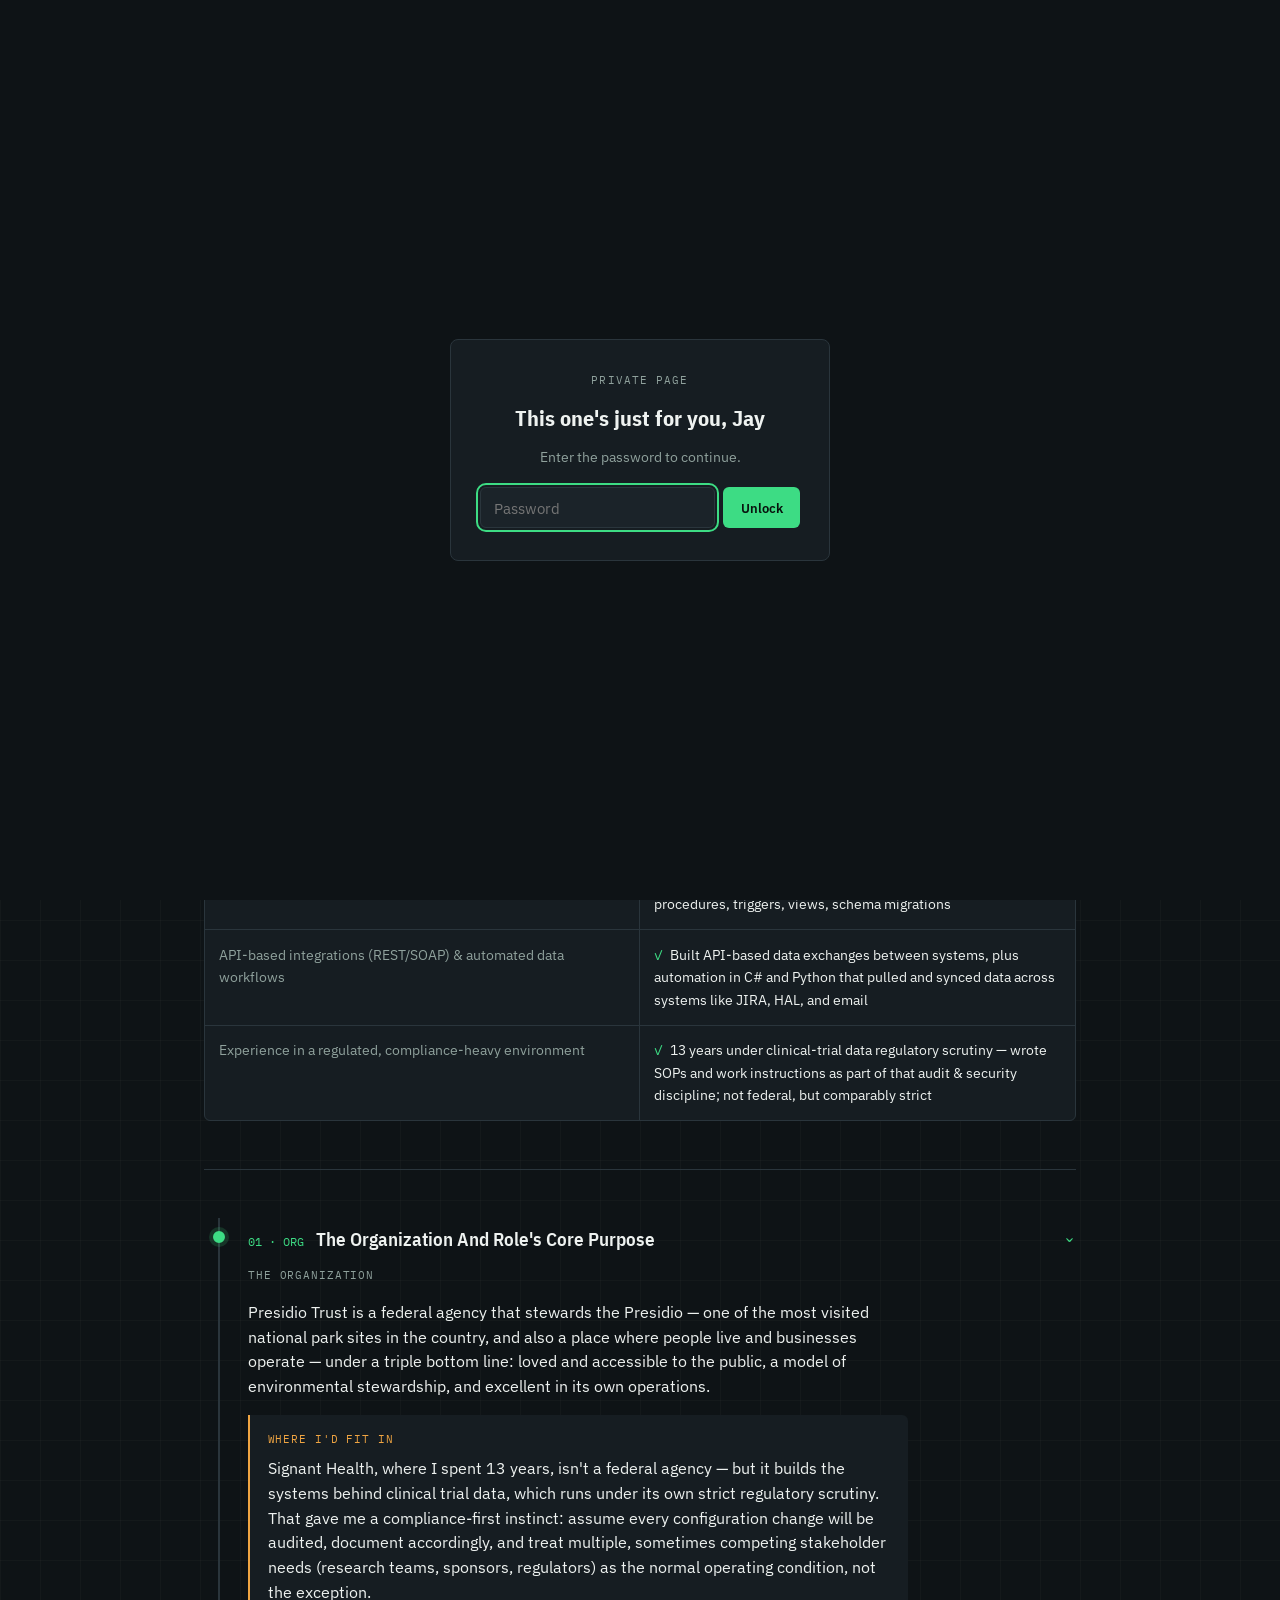
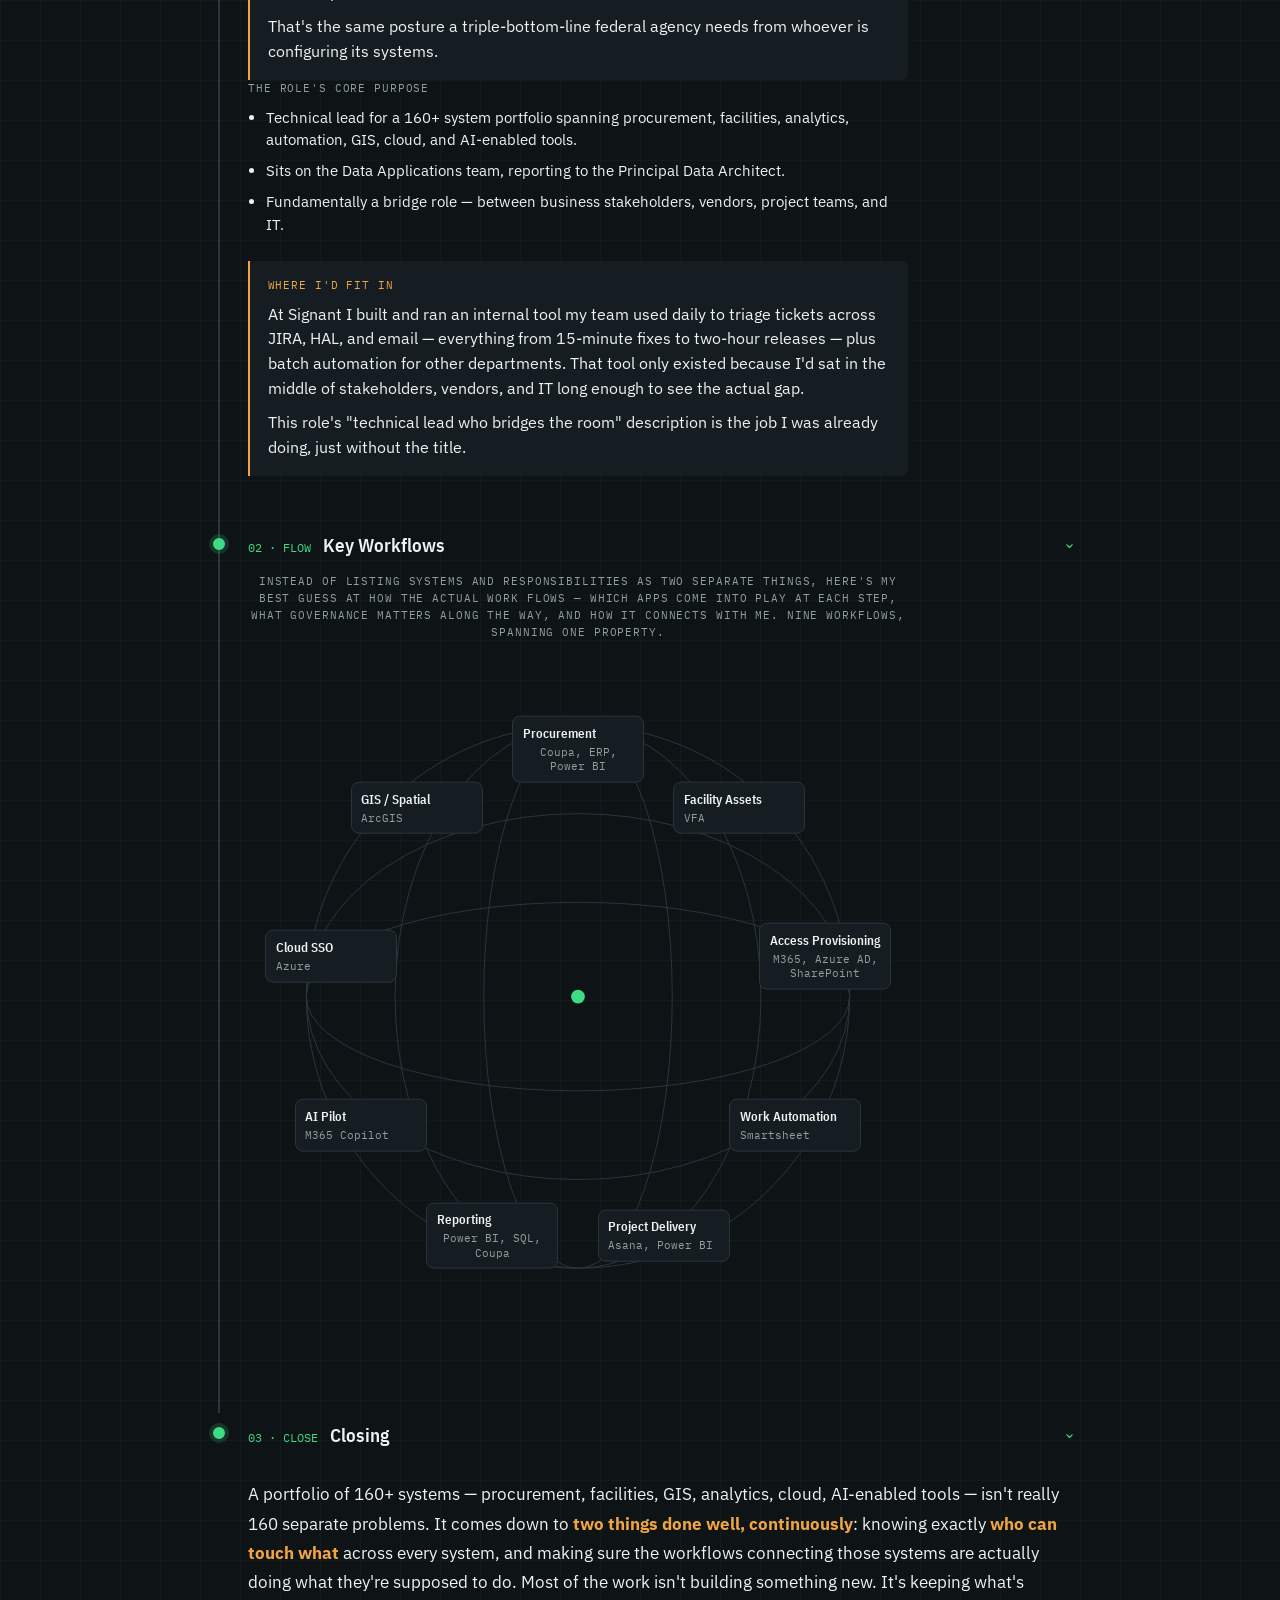
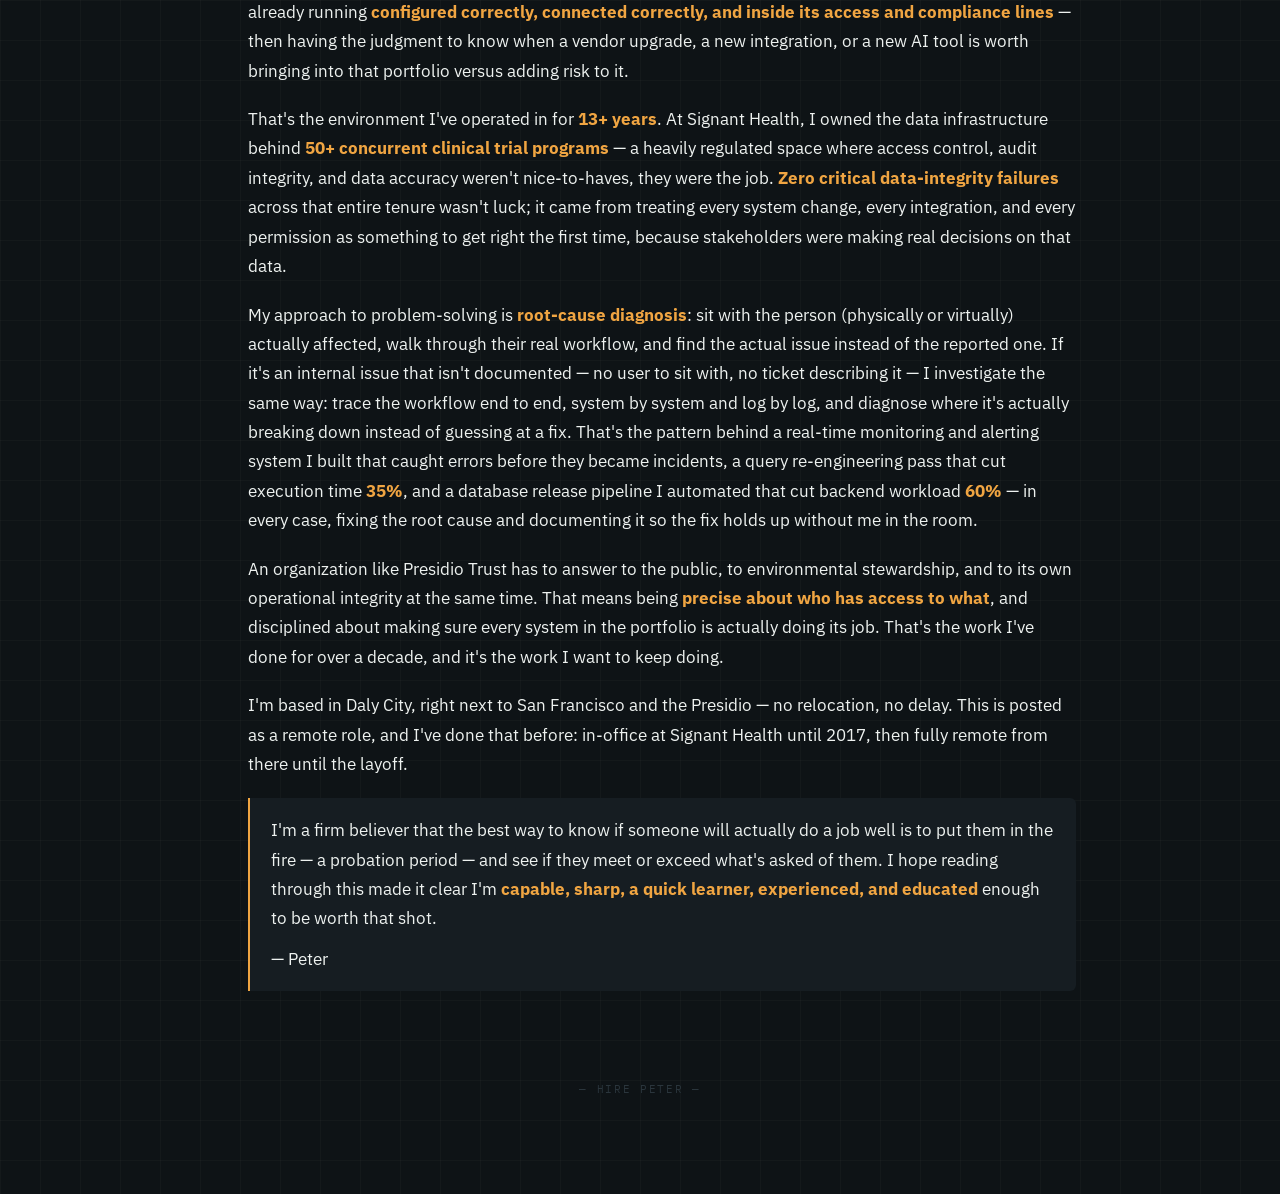
<file: demos/presidio-trust.html>
<!DOCTYPE html>
<html lang="en">
<head>
<meta charset="UTF-8" />
<meta name="viewport" content="width=device-width, initial-scale=1.0" />
<title>Peter Lee | Enterprise Applications Engineer — Presidio Trust</title>
<meta name="description" content="Peter Lee's candidate showcase for the Enterprise Applications Engineer role at Presidio Trust." />
<link rel="icon" type="image/svg+xml" href="/logo.svg" />
<link rel="preconnect" href="https://fonts.googleapis.com">
<link rel="preconnect" href="https://fonts.gstatic.com" crossorigin>
<link href="https://fonts.googleapis.com/css2?family=IBM+Plex+Mono:wght@400;500;600&family=IBM+Plex+Sans:wght@400;500;600&family=IBM+Plex+Sans+Condensed:wght@600;700&display=swap" rel="stylesheet">
<style>
  :root{
    --bg:      #0e1316;
    --panel:   #161d22;
    --panel-2: #1b2329;
    --line:    #2a353c;
    --ink:     #eef2f0;
    --muted:   #8fa19c;
    --signal:  #3ddc84;
    --amber:   #f0a542;
    --font-display: 'IBM Plex Sans Condensed', sans-serif;
    --font-body:    'IBM Plex Sans', sans-serif;
    --font-mono:    'IBM Plex Mono', monospace;
  }

  *,*::before,*::after{ box-sizing:border-box; }
  html{ scroll-behavior:smooth; }
  body{
    margin:0;
    background:var(--bg);
    color:var(--ink);
    font-family:var(--font-body);
    line-height:1.55;
    -webkit-font-smoothing:antialiased;
    padding:0 0 6rem;
  }

  /* faint dashboard grid texture on the canvas */
  body{
    background-image:
      linear-gradient(rgba(255,255,255,.025) 1px, transparent 1px),
      linear-gradient(90deg, rgba(255,255,255,.025) 1px, transparent 1px);
    background-size: 40px 40px;
  }

  a{ color:var(--signal); }
  ::selection{ background:var(--signal); color:#08120d; }

  :focus-visible{
    outline: 2px solid var(--signal);
    outline-offset: 3px;
  }

  /* ── password gate (courtesy gate, not real security — see script comment) ── */
  #pw-gate{
    position:fixed; inset:0; z-index:9999;
    background:var(--bg);
    display:flex; align-items:center; justify-content:center;
    padding:1.5rem;
  }
  #pw-gate.is-unlocked{ display:none; }
  .pw-gate-box{
    max-width:380px; width:100%;
    background:var(--panel);
    border:1px solid var(--line);
    border-radius:8px;
    padding:2rem 1.8rem;
    text-align:center;
  }
  .pw-gate-label{
    font-family:var(--font-mono); font-size:11px; letter-spacing:.1em; text-transform:uppercase;
    color:var(--muted); margin-bottom:.8rem;
  }
  .pw-gate-box h2{
    font-family:var(--font-display); font-size:1.4rem; color:var(--ink); margin:0 0 .6rem;
  }
  .pw-gate-box p{ color:var(--muted); font-size:.9rem; margin:0 0 1.2rem; }
  #pw-gate-form{ display:flex; gap:.5rem; }
  #pw-gate-input{
    flex:1; background:var(--panel-2); border:1px solid var(--line); border-radius:6px;
    padding:.6rem .8rem; color:var(--ink); font-family:var(--font-body); font-size:.95rem;
  }
  #pw-gate-input:focus-visible{ outline:2px solid var(--signal); outline-offset:2px; }
  #pw-gate-form button{
    background:var(--signal); color:#08120d; border:none; border-radius:6px;
    padding:.6rem 1.1rem; font-weight:600; cursor:pointer; font-family:var(--font-body);
  }
  .pw-gate-error{ color:#ff6b6b; font-size:.85rem; margin:.8rem 0 0 !important; }

  /* ── back to portfolio (house style) ── */
  #plrez-back-btn{
    position:fixed; top:1.25rem; left:1.25rem;
    background:#915eff; color:#fff;
    padding:.5rem 1.25rem; border-radius:9999px;
    font-weight:700; font-size:14px; text-decoration:none;
    z-index:100; font-family:var(--font-body);
    box-shadow:0 4px 18px rgba(145,94,255,.35);
    transition:background .2s, color .2s;
  }
  #plrez-back-btn:hover{ background:#fff; color:#915eff; }

  .wrap{ max-width:920px; margin:0 auto; padding:0 1.5rem; }

  /* ── hero / console header ── */
  .console{
    border-bottom:1px solid var(--line);
    padding:3rem 0 3rem;
    position:relative;
  }
  .console::before{
    content:"";
    position:absolute; top:1.2rem; left:0; right:0; height:1px;
    background:repeating-linear-gradient(90deg, var(--line) 0 6px, transparent 6px 12px);
  }
  .eyebrow{
    font-family:var(--font-mono);
    font-size:12px; letter-spacing:.12em; text-transform:uppercase;
    color:var(--muted);
    display:flex; align-items:center; gap:.6rem; flex-wrap:wrap;
    margin-bottom:1.1rem;
  }
  .console h1{
    font-family:var(--font-display);
    font-weight:700;
    font-size:clamp(2.2rem, 5vw, 3.1rem);
    margin:0;
    letter-spacing:-.01em;
    text-align:center;
    transition:color .15s;
  }
  .hero-card summary:hover h1{ color:var(--signal); }

  /* ── collapsible hero card ── */
  .hero-card summary{
    list-style:none;
    cursor:pointer;
    position:relative;
    padding-right:2rem;
  }
  .hero-card summary::-webkit-details-marker{ display:none; }
  .hero-card .hero-toggle{
    position:absolute; top:0; right:0;
    font-family:var(--font-mono); font-size:1.3rem; color:var(--muted);
    transition:transform .15s;
  }
  .hero-card[open] .hero-toggle{ transform:rotate(90deg); color:var(--signal); }
  .hero-body{ padding-top:1.6rem; }

  /* ── spec match strip ── */
  .spec-match{
    border:1px solid var(--line);
    background:var(--panel);
    border-radius:6px;
    overflow:hidden;
  }
  .spec-match .sm-title{
    font-family:var(--font-mono);
    font-size:11px; letter-spacing:.06em; text-transform:uppercase;
    color:var(--muted);
    padding:.65rem .9rem;
    border-bottom:1px solid var(--line);
  }
  .spec-match .sm-head{
    font-family:var(--font-mono);
    font-size:11px; letter-spacing:.1em; text-transform:uppercase;
    color:var(--muted);
    display:grid; grid-template-columns:1fr 1fr;
    border-bottom:1px solid var(--line);
  }
  .spec-match .sm-head span{ padding:.6rem .9rem; }
  .spec-match .sm-head span:first-child{ border-right:1px solid var(--line); }
  .sm-row{
    display:grid; grid-template-columns:1fr 1fr;
    border-bottom:1px solid var(--line);
  }
  .sm-row:last-child{ border-bottom:none; }
  .sm-row div{ padding:.85rem .9rem; font-size:.9rem; }
  .sm-row .req{ border-right:1px solid var(--line); color:var(--muted); }
  .sm-row .cand{ color:var(--ink); }
  .sm-row .cand::before{
    content:"✓ "; color:var(--signal); font-family:var(--font-mono);
  }

  /* ── registry / accordion spine ── */
  .registry{
    margin:3rem 0 0;
    padding:0;
    list-style:none;
  }
  .section-lede{
    font-family:var(--font-mono);
    font-size:12px; letter-spacing:.08em; text-transform:uppercase;
    color:var(--muted);
    margin:3.2rem 0 1rem;
    padding-bottom:.6rem;
    border-bottom:1px dashed var(--line);
  }

  .node{
    position:relative;
    margin-left:14px;
    padding-left:28px;
    border-left:2px solid var(--line);
  }
  .node:last-child{ border-left:2px solid transparent; }
  .node:not(:last-child){ padding-bottom:1.4rem; }

  .node summary{
    list-style:none;
    cursor:pointer;
    display:flex;
    align-items:baseline;
    gap:.75rem;
    padding:.4rem 0;
    position:relative;
  }
  .node summary::-webkit-details-marker{ display:none; }

  .node summary .dot{
    position:absolute;
    left:-35px; top:.85rem;
    width:12px; height:12px;
    border-radius:50%;
    background:var(--bg);
    border:2px solid var(--line);
    transition:border-color .15s, background .15s, box-shadow .15s;
  }
  .node[open] summary .dot{
    border-color:var(--signal);
    background:var(--signal);
    box-shadow:0 0 0 4px rgba(61,220,132,.16);
  }

  .node summary .tag{
    font-family:var(--font-mono);
    font-size:12px; color:var(--muted);
    white-space:nowrap;
  }
  .node[open] summary .tag{ color:var(--signal); }

  .node summary .title{
    font-family:var(--font-display);
    font-weight:600;
    font-size:1.2rem;
    color:var(--ink);
    flex:1;
  }
  .node summary .chevron{
    font-family:var(--font-mono);
    color:var(--muted);
    transition:transform .15s;
    transform:rotate(0deg);
  }
  .node[open] summary .chevron{ transform:rotate(90deg); color:var(--signal); }

  .node .body{ padding:.4rem 0 1.6rem; max-width:66ch; }

  .jd-block{
    font-family:var(--font-mono);
    font-size:11px; letter-spacing:.08em; text-transform:uppercase;
    color:var(--muted);
    margin-bottom:.6rem;
  }
  .jd-block ~ ul{ margin:0 0 1.5rem; padding-left:1.1rem; }
  .jd-block ~ ul li{ margin-bottom:.5rem; color:var(--ink); font-size:.92rem; }

  .fit{
    border-left:2px solid var(--amber);
    background:var(--panel);
    border-radius:0 6px 6px 0;
    padding:1rem 1.1rem;
  }
  .fit .fit-label{
    font-family:var(--font-mono);
    font-size:11px; letter-spacing:.08em; text-transform:uppercase;
    color:var(--amber);
    margin-bottom:.5rem;
  }
  .fit p{ margin:0 0 .6rem; }
  .fit p:last-child{ margin-bottom:0; }

  /* ── system sub-groups (section 3) ── */
  .sys-group{ margin-bottom:1.6rem; }
  .sys-group:last-child{ margin-bottom:0; }
  .sys-group h4{
    font-family:var(--font-mono);
    font-size:11px; letter-spacing:.1em; text-transform:uppercase;
    color:var(--muted);
    margin:0 0 .7rem;
  }
  /* ── section 02: workflows-in-orbit ── */
  .wf-body{ max-width:none; }

  .wf-orbit{
    position:relative;
    width:min(100%, 660px);
    aspect-ratio:1/1;
    margin:1.8rem auto 2.2rem;
    --wf-radius:38%;
  }
  .wf-globe{
    position:absolute;
    top:50%; left:50%;
    transform:translate(-50%,-50%);
    width:84%; aspect-ratio:1/1;
    z-index:0;
  }
  .wf-globe svg{ width:100%; height:100%; }
  .wf-globe svg circle,
  .wf-globe svg ellipse{
    fill:none;
    stroke:var(--line);
    stroke-width:1;
    vector-effect:non-scaling-stroke;
  }
  .wf-globe svg circle.wf-globe-pin{
    fill:var(--signal);
    stroke:none;
  }
  .wf-globe svg{ animation:wf-spin 40s linear infinite; }

  .wf-node{
    position:absolute;
    top:calc(50% + (var(--y) * var(--wf-radius)));
    left:calc(50% + (var(--x) * var(--wf-radius)));
    transform:translate(-50%,-50%);
    width:132px;
    display:flex;
    flex-direction:column;
    gap:.2rem;
    text-align:center;
    background:var(--panel);
    border:1px solid var(--line);
    border-radius:8px;
    padding:.55rem .6rem;
    cursor:pointer;
    font-family:inherit;
    z-index:1;
    transition:border-color .15s, transform .15s, box-shadow .15s;
  }
  .wf-node:hover, .wf-node:focus-visible{
    border-color:var(--signal);
    transform:translate(-50%,-50%) scale(1.05);
    box-shadow:0 0 0 3px rgba(61,220,132,.16);
    outline:none;
    z-index:2;
  }
  .wf-node-title{
    font-family:var(--font-display);
    font-weight:600;
    font-size:.82rem;
    color:var(--ink);
    line-height:1.2;
  }
  .wf-node-apps{
    font-family:var(--font-mono);
    font-size:.68rem;
    color:var(--muted);
    line-height:1.3;
  }

  @keyframes wf-spin{ from{ transform:rotate(0deg); } to{ transform:rotate(360deg); } }

  @media (max-width:900px){
    .wf-orbit{
      width:100%; aspect-ratio:auto;
      display:flex; flex-direction:column; gap:.6rem;
      margin:1.2rem 0 1.8rem;
    }
    .wf-globe{ display:none; }
    .wf-node{
      position:static;
      transform:none;
      width:100%;
      flex-direction:row;
      justify-content:space-between;
      align-items:center;
      text-align:left;
    }
    .wf-node:hover, .wf-node:focus-visible{ transform:none; }
  }

  .chip{
    display:inline-block;
    font-family:var(--font-mono);
    font-size:12px; font-weight:600;
    color:var(--ink);
    background:var(--panel-2);
    border:1px solid var(--line);
    border-radius:4px;
    padding:.15rem .5rem;
    margin-bottom:.55rem;
  }

  /* ── workflow modal (JS toggled — no hash/scroll side effects on close) ── */
  .modal-overlay{
    display:none;
    position:fixed; inset:0; z-index:200;
    background:rgba(6,10,12,.72);
    padding:1.5rem;
    align-items:flex-start; justify-content:center;
    overflow-y:auto;
  }
  .modal-overlay.is-open{ display:flex; }
  .modal-box{
    background:var(--panel);
    border:1px solid var(--line);
    border-radius:8px;
    max-width:720px; width:100%;
    margin-top:2rem;
    padding:1.9rem 2.1rem;
    position:relative;
  }
  .modal-box h3{
    font-family:var(--font-display);
    font-weight:600;
    font-size:1.15rem;
    margin:.7rem 0 1.1rem;
  }

  /* ── workflow diagram: each step tagged with the app it happens in ── */
  .flow-diagram{
    display:flex;
    align-items:stretch;
    gap:.4rem;
    margin:0 0 1.4rem;
    flex-wrap:wrap;
  }
  .flow-step{
    flex:1 1 110px;
    min-width:96px;
    background:var(--panel-2);
    border:1px solid var(--line);
    border-radius:6px;
    padding:.6rem .65rem;
    text-align:center;
    display:flex;
    flex-direction:column;
    align-items:center;
    justify-content:center;
    gap:.3rem;
  }
  .flow-app{
    font-family:var(--font-mono);
    font-size:9px; letter-spacing:.05em; text-transform:uppercase;
    color:var(--signal);
  }
  .flow-step-text{
    font-family:var(--font-display);
    font-weight:600;
    font-size:.78rem;
    line-height:1.25;
  }
  .flow-arrow{
    display:flex; align-items:center; justify-content:center;
    flex:0 0 auto;
    width:1.1rem;
    color:var(--muted);
    font-family:var(--font-mono);
    font-size:1rem;
  }

  .key-points{
    list-style:none;
    margin:0 0 1.3rem;
    padding:0;
    display:flex;
    flex-direction:column;
    gap:.5rem;
  }
  .key-points li{
    font-size:.88rem;
    padding:.55rem .75rem .55rem 1.6rem;
    background:var(--panel-2);
    border:1px solid var(--line);
    border-radius:6px;
    position:relative;
  }
  .key-points li::before{
    content:"›";
    position:absolute; left:.65rem; top:.5rem;
    color:var(--signal);
    font-family:var(--font-mono);
    font-weight:700;
  }

  .modal-close{
    position:absolute; top:1rem; right:1rem;
    width:1.8rem; height:1.8rem;
    display:flex; align-items:center; justify-content:center;
    font-family:var(--font-mono); font-size:1rem;
    color:var(--muted);
    background:none;
    border:1px solid var(--line); border-radius:4px;
    cursor:pointer;
  }
  .modal-close:hover{ color:var(--ink); border-color:var(--muted); }

  .wf-steps{
    counter-reset:step;
    list-style:none;
    margin:0 0 1.3rem;
    padding:0;
  }
  .wf-steps li{
    counter-increment:step;
    position:relative;
    padding:0 0 .9rem 2.3rem;
    font-size:.92rem;
    min-height:1.5rem;
  }
  .wf-steps li:last-child{ padding-bottom:0; }
  .wf-steps li::before{
    content:counter(step);
    position:absolute; left:0; top:0;
    width:1.5rem; height:1.5rem;
    border:1px solid var(--signal); color:var(--signal);
    border-radius:50%;
    font-family:var(--font-mono); font-size:.75rem;
    display:flex; align-items:center; justify-content:center;
  }

  /* ── closing ── */
  .node .body.closing-body{ max-width:none; }
  .closing-body p{
    max-width:none;
    font-size:1.08rem;
    line-height:1.7;
    margin-bottom:1.2rem;
  }
  .closing-body p:last-child{ margin-bottom:0; }
  .closing-body strong{ color:var(--amber); font-weight:700; }
  .closing-body .memo p{ max-width:none; }

  footer.eof{
    text-align:center;
    font-family:var(--font-mono);
    font-size:11px; letter-spacing:.15em; text-transform:uppercase;
    color:var(--line);
    margin-top:4rem;
  }

  @media (max-width:640px){
    .console{ padding:2.5rem 0 2.5rem; }
    .console::before{ top:1rem; }
    .spec-match .sm-head, .sm-row{ grid-template-columns:1fr; }
    .spec-match .sm-head span:first-child, .sm-row .req{ border-right:none; border-bottom:1px solid var(--line); }
    .node{ margin-left:8px; padding-left:22px; }
    .node summary .dot{ left:-29px; }
    .node summary{ flex-wrap:wrap; }
    .node summary .title{ flex-basis:100%; order:1; }
    .modal-overlay{ padding:.75rem; }
    .modal-box{ margin-top:1.5rem; padding:1.3rem 1.3rem; }
    .flow-diagram{ flex-direction:column; }
    .flow-arrow{ width:auto; height:1rem; transform:rotate(90deg); }
  }

  @media (prefers-reduced-motion: reduce){
    html{ scroll-behavior:auto; }
    *{ transition-duration:0.01ms !important; animation:none !important; }
  }

  /* ── intro memo, addressed note above the hero ── */
  .memo-intro{ padding:4rem 0 0; }
  .memo{
    border-left:2px solid var(--amber);
    background:var(--panel);
    border-radius:0 6px 6px 0;
    padding:1.1rem 1.3rem;
  }
  .memo-fields{
    font-family:var(--font-mono);
    font-size:11px; letter-spacing:.06em; text-transform:uppercase;
    color:var(--muted);
    display:flex; flex-wrap:wrap; gap:.3rem 1.4rem;
    margin-bottom:.9rem;
    padding-bottom:.7rem;
    border-bottom:1px dashed var(--line);
  }
  .memo-fields .k{ color:var(--amber); }
  .memo p{ margin:0 0 .7rem; max-width:64ch; }
  .memo p:last-child{ margin-bottom:0; }

  @media (max-width:640px){
    .memo-intro{ padding-top:3.75rem; }
  }
</style>
</head>
<body>

<!-- Courtesy password gate — not real security on a static site, just keeps this
     from being stumbled on via a shared link or crawler. See script below. -->
<div id="pw-gate">
  <div class="pw-gate-box">
    <div class="pw-gate-label">Private page</div>
    <h2>This one's just for you, Jay</h2>
    <p>Enter the password to continue.</p>
    <form id="pw-gate-form" autocomplete="off">
      <input type="password" id="pw-gate-input" placeholder="Password" autocomplete="off" aria-label="Password">
      <button type="submit">Unlock</button>
    </form>
    <p class="pw-gate-error" id="pw-gate-error" hidden>Wrong password — try again.</p>
  </div>
</div>
<script>
  (function () {
    var PW = 'HirePeter2026!';
    var gate = document.getElementById('pw-gate');
    var form = document.getElementById('pw-gate-form');
    var input = document.getElementById('pw-gate-input');
    var errorEl = document.getElementById('pw-gate-error');

    function unlock() {
      gate.classList.add('is-unlocked');
      document.body.style.overflow = '';
      try { sessionStorage.setItem('pt-unlocked', '1'); } catch (e) {}
    }

    var alreadyUnlocked = false;
    try { alreadyUnlocked = sessionStorage.getItem('pt-unlocked') === '1'; } catch (e) {}

    if (alreadyUnlocked) {
      gate.classList.add('is-unlocked');
    } else {
      document.body.style.overflow = 'hidden';
      input.focus();
    }

    form.addEventListener('submit', function (e) {
      e.preventDefault();
      if (input.value === PW) {
        unlock();
      } else {
        errorEl.hidden = false;
        input.value = '';
        input.focus();
      }
    });
  })();
</script>

<a id="plrez-back-btn" href="/">← Back to Portfolio</a>

<div class="wrap">

  <!-- ══ INTRO MEMO ══ -->
  <section class="memo-intro">
    <div class="memo">
      <div class="memo-fields">
        <span><span class="k">To</span> Jay</span>
        <span><span class="k">From</span> Peter Lee</span>
        <span><span class="k">Re</span> Enterprise Applications Engineer — why this page exists</span>
      </div>
      <p>
        Hi Jay — this is a temporary page I put together to help with your decision-making on
        hiring me as your Enterprise Applications Engineer. It's built from my own reading of the
        job description on LinkedIn, so if I've gotten something wrong about how the role actually
        works day to day, feel free to correct me — or if hired, I'm confident I can correct myself
        and fill in the blanks by reading the given documentation and shadowing someone for a few days.
      </p>
      <p>
        My motivation to land this role is high. Part of what draws me to Presidio Trust
        specifically: it's a federal agency, which means real federal benefits — a pension through
        FERS on top of a Thrift Savings Plan with agency match. That combination is rare outside
        government work, and it matters to me for the long term. I'm fully capable of immersing
        myself in the daily routine after some initial training — holding myself to a high standard,
        staying in my lane day to day, following your lead, and offering opinions or ideas for
        improvement only when asked or when I genuinely think it'd help.
      </p>
    </div>
  </section>

  <!-- ══ HERO ══ -->
  <header class="console">
    <details class="hero-card" open>
      <summary>
        <span class="hero-toggle">›</span>
        <div class="eyebrow">
          <span>Candidate profile // Enterprise Applications Engineer</span>
        </div>
        <h1>Peter Lee</h1>
      </summary>
      <div class="hero-body">
        <div class="spec-match">
          <div class="sm-title">Enterprise Applications Engineer, Candidate — Presidio Trust · Data Applications Team · IT Department</div>
          <div class="sm-head"><span>Required</span><span>Candidate</span></div>
          <div class="sm-row">
            <div class="req">8+ years, enterprise application administration &amp; integration</div>
            <div class="cand">13 years administering and integrating enterprise applications at Signant Health — systems administration, integrations, troubleshooting, vendor coordination, and user access management across a regulated portfolio</div>
          </div>
          <div class="sm-row">
            <div class="req">SQL proficiency for extraction, validation, troubleshooting</div>
            <div class="cand">Wrote and deployed T-SQL directly against SQL Server: stored procedures, triggers, views, schema migrations</div>
          </div>
          <div class="sm-row">
            <div class="req">API-based integrations (REST/SOAP) &amp; automated data workflows</div>
            <div class="cand">Built API-based data exchanges between systems, plus automation in C# and Python that pulled and synced data across systems like JIRA, HAL, and email</div>
          </div>
          <div class="sm-row">
            <div class="req">Experience in a regulated, compliance-heavy environment</div>
            <div class="cand">13 years under clinical-trial data regulatory scrutiny — wrote SOPs and work instructions as part of that audit &amp; security discipline; not federal, but comparably strict</div>
          </div>
        </div>
      </div>
    </details>
  </header>

  <!-- ══ REGISTRY / ACCORDION ══ -->
  <main>
    <div class="registry">

      <!-- 01 — ORGANIZATION & ROLE -->
      <details class="node" open>
        <summary>
          <span class="dot"></span>
          <span class="tag">01 · ORG</span>
          <span class="title">The Organization And Role's Core Purpose</span>
          <span class="chevron">›</span>
        </summary>
        <div class="body">
          <div class="jd-block">The organization</div>
          <p>Presidio Trust is a federal agency that stewards the Presidio — one of the most visited national park sites in the country, and also a place where people live and businesses operate — under a triple bottom line: loved and accessible to the public, a model of environmental stewardship, and excellent in its own operations.</p>
          <div class="fit">
            <div class="fit-label">Where I'd fit in</div>
            <p>
              Signant Health, where I spent 13 years, isn't a federal agency — but it builds the systems
              behind clinical trial data, which runs under its own strict regulatory scrutiny. That gave me
              a compliance-first instinct: assume every configuration change will be audited, document
              accordingly, and treat multiple, sometimes competing stakeholder needs (research teams,
              sponsors, regulators) as the normal operating condition, not the exception.
            </p>
            <p>That's the same posture a triple-bottom-line federal agency needs from whoever is configuring its systems.</p>
          </div>
          <div class="jd-block">The role's core purpose</div>
          <ul>
            <li>Technical lead for a 160+ system portfolio spanning procurement, facilities, analytics, automation, GIS, cloud, and AI-enabled tools.</li>
            <li>Sits on the Data Applications team, reporting to the Principal Data Architect.</li>
            <li>Fundamentally a bridge role — between business stakeholders, vendors, project teams, and IT.</li>
          </ul>
          <div class="fit">
            <div class="fit-label">Where I'd fit in</div>
            <p>
              At Signant I built and ran an internal tool my team used daily to triage tickets across
              JIRA, HAL, and email — everything from 15-minute fixes to two-hour releases — plus batch
              automation for other departments. That tool only existed because I'd sat in the middle of
              stakeholders, vendors, and IT long enough to see the actual gap.
            </p>
            <p>This role's "technical lead who bridges the room" description is the job I was already doing, just without the title.</p>
          </div>
        </div>
      </details>

      <!-- 02 — KEY WORKFLOWS -->
      <details class="node" open>
        <summary>
          <span class="dot"></span>
          <span class="tag">02 · FLOW</span>
          <span class="title">Key Workflows</span>
          <span class="chevron">›</span>
        </summary>
        <div class="body wf-body">
          <div class="jd-block" style="text-align:center;">Instead of listing systems and responsibilities as two separate things, here's my best guess at how the actual work flows — which apps come into play at each step, what governance matters along the way, and how it connects with me. Nine workflows, spanning one property.</div>

          <div class="wf-orbit">
            <div class="wf-globe" aria-hidden="true">
              <svg viewBox="0 0 200 200">
                <circle cx="100" cy="100" r="98"/>
                <ellipse cx="100" cy="100" rx="98" ry="34"/>
                <ellipse cx="100" cy="100" rx="98" ry="66"/>
                <ellipse cx="100" cy="100" rx="34" ry="98"/>
                <ellipse cx="100" cy="100" rx="66" ry="98"/>
                <circle cx="100" cy="100" r="2.5" class="wf-globe-pin"/>
              </svg>
            </div>

            <button type="button" class="wf-node" id="tc-wf-procurement" data-open="wf-flow-procurement" style="--x:0;--y:-1">
              <span class="wf-node-title">Procurement</span>
              <span class="wf-node-apps">Coupa, ERP, Power BI</span>
            </button>

            <button type="button" class="wf-node" id="tc-wf-facility" data-open="wf-flow-facility" style="--x:0.643;--y:-0.766">
              <span class="wf-node-title">Facility Assets</span>
              <span class="wf-node-apps">VFA</span>
            </button>

            <button type="button" class="wf-node" id="tc-wf-access" data-open="wf-flow-access" style="--x:0.985;--y:-0.174">
              <span class="wf-node-title">Access Provisioning</span>
              <span class="wf-node-apps">M365, Azure AD, SharePoint</span>
            </button>

            <button type="button" class="wf-node" id="tc-wf-automation" data-open="wf-flow-automation" style="--x:0.866;--y:0.5">
              <span class="wf-node-title">Work Automation</span>
              <span class="wf-node-apps">Smartsheet</span>
            </button>

            <button type="button" class="wf-node" id="tc-wf-project" data-open="wf-flow-project" style="--x:0.342;--y:0.940">
              <span class="wf-node-title">Project Delivery</span>
              <span class="wf-node-apps">Asana, Power BI</span>
            </button>

            <button type="button" class="wf-node" id="tc-wf-reporting" data-open="wf-flow-reporting" style="--x:-0.342;--y:0.940">
              <span class="wf-node-title">Reporting</span>
              <span class="wf-node-apps">Power BI, SQL, Coupa</span>
            </button>

            <button type="button" class="wf-node" id="tc-wf-ai" data-open="wf-flow-ai" style="--x:-0.866;--y:0.5">
              <span class="wf-node-title">AI Pilot</span>
              <span class="wf-node-apps">M365 Copilot</span>
            </button>

            <button type="button" class="wf-node" id="tc-wf-cloud" data-open="wf-flow-cloud" style="--x:-0.985;--y:-0.174">
              <span class="wf-node-title">Cloud SSO</span>
              <span class="wf-node-apps">Azure</span>
            </button>

            <button type="button" class="wf-node" id="tc-wf-gis" data-open="wf-flow-gis" style="--x:-0.643;--y:-0.766">
              <span class="wf-node-title">GIS / Spatial</span>
              <span class="wf-node-apps">ArcGIS</span>
            </button>
          </div>

          <div class="modal-overlay" id="wf-flow-procurement">
            <div class="modal-box" role="dialog" aria-modal="true" aria-labelledby="wf-flow-procurement-title">
              <button type="button" class="modal-close" data-close aria-label="Close">✕</button>
              <span class="chip">Procurement</span>
              <h3 id="wf-flow-procurement-title">My best guess: how this workflow actually works</h3>
              <div class="jd-block">Based on the JD, not insider knowledge</div>
              <div class="flow-diagram">
                <div class="flow-step"><span class="flow-app">Coupa</span><span class="flow-step-text">Request submitted</span></div>
                <div class="flow-arrow">→</div>
                <div class="flow-step"><span class="flow-app">Coupa</span><span class="flow-step-text">Approval matrix routes it automatically</span></div>
                <div class="flow-arrow">→</div>
                <div class="flow-step"><span class="flow-app">ERP</span><span class="flow-step-text">PO syncs; receipt &amp; invoice flow back</span></div>
                <div class="flow-arrow">→</div>
                <div class="flow-step"><span class="flow-app">Coupa</span><span class="flow-step-text">Three-way match runs before payment</span></div>
                <div class="flow-arrow">→</div>
                <div class="flow-step"><span class="flow-app">Power BI</span><span class="flow-step-text">Spend rolls into leadership dashboard</span></div>
              </div>
              <div class="jd-block">Governance — what I'd pay attention to</div>
              <ul class="key-points">
                <li>Approval thresholds and routing rules need periodic review as budgets and departments change.</li>
                <li>Three-way match is the control that stops an incorrect or unauthorized payment before it goes out.</li>
                <li>Coupa's own license/contract compliance sits alongside this workflow, not separate from it.</li>
              </ul>
              <div class="jd-block">Apps in play, and how I'd be responsible for them</div>
              <p>Apps in play: Coupa for the request and approval chain, the ERP it syncs POs and invoices with, Power BI for the spend rollup. I'd own configuring Coupa's approval matrix and its integration into the ERP — responsible for how the system is set up, not just using it day to day. My guess: the EA Engineer would configure and maintain Coupa's approval routing rules, and be responsible for making sure a purchase doesn't clear for payment until the three-way match actually checks out.</p>
              <div class="fit" style="margin:0;">
                <div class="fit-label">How this connects to me</div>
                <p>I haven't administered Coupa directly, but I spent 13 years doing this same category of work at Signant Health — configuring rule-based routing and validating data integrity in systems other people depended on.</p>
              </div>
            </div>
          </div>

          <div class="modal-overlay" id="wf-flow-facility">
            <div class="modal-box" role="dialog" aria-modal="true" aria-labelledby="wf-flow-facility-title">
              <button type="button" class="modal-close" data-close aria-label="Close">✕</button>
              <span class="chip">Facility Asset Lifecycle</span>
              <h3 id="wf-flow-facility-title">My best guess: how this workflow actually works</h3>
              <div class="jd-block">Based on the JD, not insider knowledge</div>
              <div class="flow-diagram">
                <div class="flow-step"><span class="flow-app">VFA</span><span class="flow-step-text">Asset registered — one canonical record</span></div>
                <div class="flow-arrow">→</div>
                <div class="flow-step"><span class="flow-app">VFA</span><span class="flow-step-text">Work order raised against it</span></div>
                <div class="flow-arrow">→</div>
                <div class="flow-step"><span class="flow-app">VFA</span><span class="flow-step-text">Closing it updates service history</span></div>
                <div class="flow-arrow">→</div>
                <div class="flow-step"><span class="flow-app">VFA</span><span class="flow-step-text">Recurring check flags assets gone quiet</span></div>
                <div class="flow-arrow">→</div>
                <div class="flow-step"><span class="flow-app">Facilities</span><span class="flow-step-text">Repair-vs-replace decision made</span></div>
              </div>
              <div class="jd-block">Governance — what I'd pay attention to</div>
              <ul class="key-points">
                <li>Access to facility data split by who can edit versus who can only view.</li>
                <li>The lifecycle rules need to live in a runbook, not one person's memory.</li>
              </ul>
              <div class="jd-block">Apps in play, and how I'd be responsible for them</div>
              <p>Would own VFA's asset structure and work-order rules — the same discipline as keeping a database of service accounts clean, applied to physical assets instead. My guess: the EA Engineer would maintain VFA's asset and work-order structure, and be responsible for keeping the asset record accurate enough that a repair-vs-replace call can actually be trusted.</p>
              <div class="fit" style="margin:0;">
                <div class="fit-label">How this connects to me</div>
                <p>Same caveat as Coupa — VFA itself is new to me, but asset-to-record integrity is the same discipline as keeping a database of service accounts and permissions clean, which I did for 13 years at Signant.</p>
              </div>
            </div>
          </div>

          <div class="modal-overlay" id="wf-flow-access">
            <div class="modal-box" role="dialog" aria-modal="true" aria-labelledby="wf-flow-access-title">
              <button type="button" class="modal-close" data-close aria-label="Close">✕</button>
              <span class="chip">New Hire / Role Change → System Access</span>
              <h3 id="wf-flow-access-title">My best guess: how this workflow actually works</h3>
              <div class="jd-block">Based on the JD, not insider knowledge</div>
              <div class="flow-diagram">
                <div class="flow-step"><span class="flow-app">HR system</span><span class="flow-step-text">Employment event triggers</span></div>
                <div class="flow-arrow">→</div>
                <div class="flow-step"><span class="flow-app">Azure AD</span><span class="flow-step-text">Account provisioned via security groups</span></div>
                <div class="flow-arrow">→</div>
                <div class="flow-step"><span class="flow-app">SharePoint / M365</span><span class="flow-step-text">Group membership grants access</span></div>
                <div class="flow-arrow">→</div>
                <div class="flow-step"><span class="flow-app">Azure AD</span><span class="flow-step-text">Same-day revocation on offboarding</span></div>
                <div class="flow-arrow">→</div>
                <div class="flow-step"><span class="flow-app">Azure AD</span><span class="flow-step-text">Periodic access review</span></div>
              </div>
              <div class="jd-block">Governance — what I'd pay attention to</div>
              <ul class="key-points">
                <li>Access tied to current role, not to what someone accumulated over time.</li>
                <li>Same-day revocation on offboarding — not "at the next scheduled review."</li>
                <li>Every grant or change should be auditable after the fact.</li>
              </ul>
              <div class="jd-block">Apps in play, and how I'd be responsible for them</div>
              <p>Apps in play: Azure AD for provisioning and group membership, SharePoint and the rest of M365 for what that access actually grants. Azure AD administration is a required qualification in the JD, not a nice-to-have. My guess: the EA Engineer would configure the Azure AD provisioning rules, and be responsible for making sure access is granted — and revoked — the same day the HR event happens, not days later.</p>
              <div class="fit" style="margin:0;">
                <div class="fit-label">How this connects to me</div>
                <p>User access administration and RBAC were core to my 13 years at Signant — provisioning, auditing, and revoking access on systems people depended on daily, in a regulated environment.</p>
              </div>
            </div>
          </div>

          <div class="modal-overlay" id="wf-flow-automation">
            <div class="modal-box" role="dialog" aria-modal="true" aria-labelledby="wf-flow-automation-title">
              <button type="button" class="modal-close" data-close aria-label="Close">✕</button>
              <span class="chip">Work-Request Automation</span>
              <h3 id="wf-flow-automation-title">My best guess: how this workflow actually works</h3>
              <div class="jd-block">Based on the JD, not insider knowledge</div>
              <div class="flow-diagram">
                <div class="flow-step"><span class="flow-app">Process</span><span class="flow-step-text">Repetitive manual step identified</span></div>
                <div class="flow-arrow">→</div>
                <div class="flow-step"><span class="flow-app">Smartsheet</span><span class="flow-step-text">Workspace structure standardized</span></div>
                <div class="flow-arrow">→</div>
                <div class="flow-step"><span class="flow-app">Smartsheet</span><span class="flow-step-text">Automation rule built &amp; tested</span></div>
                <div class="flow-arrow">→</div>
                <div class="flow-step"><span class="flow-app">Smartsheet</span><span class="flow-step-text">Deployed</span></div>
                <div class="flow-arrow">→</div>
                <div class="flow-step"><span class="flow-app">Smartsheet</span><span class="flow-step-text">Monitored, escalation added if needed</span></div>
              </div>
              <div class="jd-block">Governance — what I'd pay attention to</div>
              <ul class="key-points">
                <li>Automate the repeatable, well-understood step. Keep a human in the loop for anything judgment-based.</li>
                <li>Every automation needs an owner, or it becomes the thing nobody remembers how to fix.</li>
                <li>Workspace access (edit versus view) still needs governing, same as any other system.</li>
              </ul>
              <div class="jd-block">Apps in play, and how I'd be responsible for them</div>
              <p>Would build and own Smartsheet automation rules directly — workspace governance and automation is named as a desired qualification in the JD. My guess: the EA Engineer would build and maintain the Smartsheet automation rules directly, and be responsible for making sure an automated step still has a human owner if it breaks.</p>
              <div class="fit" style="margin:0;">
                <div class="fit-label">How this connects to me</div>
                <p>Same instinct behind the internal tools I built at Signant, and the Python automation behind the YouTube channel I scaled to 42,000+ subscribers — find the repetitive step, remove the bottleneck.</p>
              </div>
            </div>
          </div>

          <div class="modal-overlay" id="wf-flow-project">
            <div class="modal-box" role="dialog" aria-modal="true" aria-labelledby="wf-flow-project-title">
              <button type="button" class="modal-close" data-close aria-label="Close">✕</button>
              <span class="chip">Project Intake → Delivery</span>
              <h3 id="wf-flow-project-title">My best guess: how this workflow actually works</h3>
              <div class="jd-block">Based on the JD, not insider knowledge</div>
              <div class="flow-diagram">
                <div class="flow-step"><span class="flow-app">Asana</span><span class="flow-step-text">Request via standard intake template</span></div>
                <div class="flow-arrow">→</div>
                <div class="flow-step"><span class="flow-app">Asana</span><span class="flow-step-text">Routed to the right team</span></div>
                <div class="flow-arrow">→</div>
                <div class="flow-step"><span class="flow-app">e.g. Power BI</span><span class="flow-step-text">Solution configured</span></div>
                <div class="flow-arrow">→</div>
                <div class="flow-step"><span class="flow-app">Business users</span><span class="flow-step-text">UAT before go-live</span></div>
                <div class="flow-arrow">→</div>
                <div class="flow-step"><span class="flow-app">Project</span><span class="flow-step-text">Deployment + closeout docs</span></div>
              </div>
              <div class="jd-block">Governance — what I'd pay attention to</div>
              <ul class="key-points">
                <li>UAT means actual end users test it — not IT testing its own work.</li>
                <li>Intake fields should map to what's actually delivered, so there's a record if scope drifted.</li>
                <li>Closeout documentation isn't optional — it's what the next person inherits.</li>
              </ul>
              <div class="jd-block">Apps in play, and how I'd be responsible for them</div>
              <p>Apps in play: Asana for intake and routing, plus whatever system the request is actually about — Power BI, for example, if the request is a new dashboard. My guess: the EA Engineer would administer the Asana intake templates, and be responsible for making sure a request doesn't go live without real UAT from the actual end users.</p>
              <div class="fit" style="margin:0;">
                <div class="fit-label">How this connects to me</div>
                <p>I ran structured requirements-gathering sessions with clinical leads and stakeholders at Signant, then facilitated UAT before rollout.</p>
              </div>
            </div>
          </div>

          <div class="modal-overlay" id="wf-flow-reporting">
            <div class="modal-box" role="dialog" aria-modal="true" aria-labelledby="wf-flow-reporting-title">
              <button type="button" class="modal-close" data-close aria-label="Close">✕</button>
              <span class="chip">Reporting Pipeline</span>
              <h3 id="wf-flow-reporting-title">My best guess: how this workflow actually works</h3>
              <div class="jd-block">Based on the JD, not insider knowledge</div>
              <div class="flow-diagram">
                <div class="flow-step"><span class="flow-app">Coupa</span><span class="flow-step-text">Data source identified</span></div>
                <div class="flow-arrow">→</div>
                <div class="flow-step"><span class="flow-app">SQL</span><span class="flow-step-text">Extracted, validated, modeled</span></div>
                <div class="flow-arrow">→</div>
                <div class="flow-step"><span class="flow-app">Power BI</span><span class="flow-step-text">Connected directly, no manual export</span></div>
                <div class="flow-arrow">→</div>
                <div class="flow-step"><span class="flow-app">Power BI</span><span class="flow-step-text">Row-level security applied</span></div>
                <div class="flow-arrow">→</div>
                <div class="flow-step"><span class="flow-app">Power BI</span><span class="flow-step-text">Scheduled refresh keeps it current</span></div>
              </div>
              <div class="jd-block">Governance — what I'd pay attention to</div>
              <ul class="key-points">
                <li>Row-level security is the access-control layer for reporting — same RBAC principle, applied to data visibility.</li>
                <li>Data lineage matters: know where a number in a report actually came from.</li>
                <li>A manual export step is a governance risk (stale data, no audit trail), not just an inconvenience.</li>
              </ul>
              <div class="jd-block">Apps in play, and how I'd be responsible for them</div>
              <p>Apps in play: SQL for extraction and modeling, Power BI for the dashboard, and whatever system feeds it — Coupa, for example, if the report is tracking spend. My guess: the EA Engineer would build and maintain the SQL-to-Power-BI pipeline, and be responsible for making sure the numbers in a report can be traced back to where they actually came from.</p>
              <div class="fit" style="margin:0;">
                <div class="fit-label">How this connects to me</div>
                <p>I wrote production T-SQL against SQL Server for 13 years; this workflow is just the reporting layer on top of that.</p>
              </div>
            </div>
          </div>

          <div class="modal-overlay" id="wf-flow-ai">
            <div class="modal-box" role="dialog" aria-modal="true" aria-labelledby="wf-flow-ai-title">
              <button type="button" class="modal-close" data-close aria-label="Close">✕</button>
              <span class="chip">AI Feature Pilot</span>
              <h3 id="wf-flow-ai-title">My best guess: how this workflow actually works</h3>
              <div class="jd-block">Based on the JD, not insider knowledge</div>
              <div class="flow-diagram">
                <div class="flow-step"><span class="flow-app">Use case</span><span class="flow-step-text">Candidate use case identified</span></div>
                <div class="flow-arrow">→</div>
                <div class="flow-step"><span class="flow-app">M365</span><span class="flow-step-text">Piloted with a small group</span></div>
                <div class="flow-arrow">→</div>
                <div class="flow-step"><span class="flow-app">M365</span><span class="flow-step-text">Measured for real time/quality impact</span></div>
                <div class="flow-arrow">→</div>
                <div class="flow-step"><span class="flow-app">Decision</span><span class="flow-step-text">Scaled, adjusted, or dropped</span></div>
              </div>
              <div class="jd-block">Governance — what I'd pay attention to</div>
              <ul class="key-points">
                <li>Pilot before rollout — an AI feature earns its place, it isn't assumed useful.</li>
                <li>Proportional: the JD frames this as "evaluate and support," one responsibility among many, not the core of the role.</li>
                <li>Whatever data the AI touches still needs the same privacy/governance review as anything else.</li>
              </ul>
              <div class="jd-block">Apps in play, and how I'd be responsible for them</div>
              <p>Would evaluate AI features inside M365 in partnership with IT and the vendor — assessing whether it earns a place in the workflow, not engineering the AI itself. My guess: the EA Engineer would help evaluate a feature like Copilot inside M365, and be responsible for measuring whether it's actually saving time before it gets rolled out further — not for engineering the AI itself.</p>
              <div class="fit" style="margin:0;">
                <div class="fit-label">How this connects to me</div>
                <p>Directly grounded in recent hands-on work — I've used AI tools like Claude daily to script, investigate logs, and build production automation, not just experimented with them. Same instinct behind scaling a YouTube channel to 42,000+ subscribers using Python-based automation and AI-driven production tooling.</p>
              </div>
            </div>
          </div>

          <div class="modal-overlay" id="wf-flow-cloud">
            <div class="modal-box" role="dialog" aria-modal="true" aria-labelledby="wf-flow-cloud-title">
              <button type="button" class="modal-close" data-close aria-label="Close">✕</button>
              <span class="chip">Cloud Identity &amp; SSO Integration</span>
              <h3 id="wf-flow-cloud-title">My best guess: how this workflow actually works</h3>
              <div class="jd-block">Based on the JD, not insider knowledge</div>
              <div class="flow-diagram">
                <div class="flow-step"><span class="flow-app">New app</span><span class="flow-step-text">Departmental app needs a login</span></div>
                <div class="flow-arrow">→</div>
                <div class="flow-step"><span class="flow-app">Azure AD</span><span class="flow-step-text">Registered for SSO</span></div>
                <div class="flow-arrow">→</div>
                <div class="flow-step"><span class="flow-app">Azure</span><span class="flow-step-text">Inherits conditional-access &amp; MFA policy</span></div>
                <div class="flow-arrow">→</div>
                <div class="flow-step"><span class="flow-app">Azure</span><span class="flow-step-text">Access assigned via security groups</span></div>
                <div class="flow-arrow">→</div>
                <div class="flow-step"><span class="flow-app">Azure</span><span class="flow-step-text">Integration documented for the next app</span></div>
              </div>
              <div class="jd-block">Governance — what I'd pay attention to</div>
              <ul class="key-points">
                <li>A new app inheriting existing MFA / conditional-access policy beats it running its own island.</li>
                <li>Documented so the pattern repeats consistently instead of being reinvented each time.</li>
              </ul>
              <div class="jd-block">Apps in play, and how I'd be responsible for them</div>
              <p>Would own the Azure-side SSO integration work — Azure is both a required and desired qualification in the JD. My guess: the EA Engineer would configure the Azure-side SSO registration, and be responsible for making sure a new app inherits existing MFA and conditional-access policy instead of running its own login.</p>
              <div class="fit" style="margin:0;">
                <div class="fit-label">How this connects to me</div>
                <p>My hands-on cloud experience is lighter than my on-prem SQL Server background, but identity and access administration is the same discipline regardless of platform — which is where most of my 13 years were spent.</p>
              </div>
            </div>
          </div>

          <div class="modal-overlay" id="wf-flow-gis">
            <div class="modal-box" role="dialog" aria-modal="true" aria-labelledby="wf-flow-gis-title">
              <button type="button" class="modal-close" data-close aria-label="Close">✕</button>
              <span class="chip">GIS / Spatial Data</span>
              <h3 id="wf-flow-gis-title">My best guess: how this workflow actually works</h3>
              <div class="jd-block">Based on the JD, not insider knowledge</div>
              <div class="flow-diagram">
                <div class="flow-step"><span class="flow-app">ArcGIS</span><span class="flow-step-text">Learn what layers exist, who maintains them</span></div>
                <div class="flow-arrow">→</div>
                <div class="flow-step"><span class="flow-app">ArcGIS</span><span class="flow-step-text">Apply access-governance habits</span></div>
                <div class="flow-arrow">→</div>
                <div class="flow-step"><span class="flow-app">Facilities / Planning</span><span class="flow-step-text">Support location-based questions</span></div>
              </div>
              <div class="jd-block">Governance — what I'd pay attention to</div>
              <ul class="key-points">
                <li>Access control still applies even without deep GIS expertise — edit versus view is a real governance line.</li>
                <li>Loop in the current owner early rather than guessing at conventions I don't have direct experience with.</li>
              </ul>
              <div class="jd-block">Apps in play, and how I'd be responsible for them</div>
              <p>Would own the ArcGIS application-management layer — administration, integration with the rest of the stack, access control — same as every other app in this portfolio. The spatial/mapping analysis stays with the actual GIS users; ArcGIS falls under Data &amp; Analytics in the JD, not the required-qualification list the way SQL is, so I'm reading platform depth as something to build on the job. My guess: the EA Engineer would administer ArcGIS's access and integration layer, and be responsible for keeping edit-versus-view permissions straight — not for the mapping work itself.</p>
              <div class="fit" style="margin:0;">
                <div class="fit-label">How this connects to me</div>
                <p>I haven't administered ArcGIS specifically, but an ArcGIS geodatabase is a relational database with an application layer on top — schema, permissions, data validation, integration with everything around it. That's the same application-management work as the rest of my 13 years at Signant, just on a new platform.</p>
              </div>
            </div>
          </div>

        </div>
      </details>

      <!-- 03 — CLOSING -->
      <details class="node" open>
        <summary>
          <span class="dot"></span>
          <span class="tag">03 · CLOSE</span>
          <span class="title">Closing</span>
          <span class="chevron">›</span>
        </summary>
        <div class="body closing-body">
          <p>A portfolio of 160+ systems — procurement, facilities, GIS, analytics, cloud, AI-enabled tools — isn't really 160 separate problems. It comes down to <strong>two things done well, continuously</strong>: knowing exactly <strong>who can touch what</strong> across every system, and making sure the workflows connecting those systems are actually doing what they're supposed to do. Most of the work isn't building something new. It's keeping what's already running <strong>configured correctly, connected correctly, and inside its access and compliance lines</strong> — then having the judgment to know when a vendor upgrade, a new integration, or a new AI tool is worth bringing into that portfolio versus adding risk to it.</p>
          <p>That's the environment I've operated in for <strong>13+ years</strong>. At Signant Health, I owned the data infrastructure behind <strong>50+ concurrent clinical trial programs</strong> — a heavily regulated space where access control, audit integrity, and data accuracy weren't nice-to-haves, they were the job. <strong>Zero critical data-integrity failures</strong> across that entire tenure wasn't luck; it came from treating every system change, every integration, and every permission as something to get right the first time, because stakeholders were making real decisions on that data.</p>
          <p>My approach to problem-solving is <strong>root-cause diagnosis</strong>: sit with the person (physically or virtually) actually affected, walk through their real workflow, and find the actual issue instead of the reported one. If it's an internal issue that isn't documented — no user to sit with, no ticket describing it — I investigate the same way: trace the workflow end to end, system by system and log by log, and diagnose where it's actually breaking down instead of guessing at a fix. That's the pattern behind a real-time monitoring and alerting system I built that caught errors before they became incidents, a query re-engineering pass that cut execution time <strong>35%</strong>, and a database release pipeline I automated that cut backend workload <strong>60%</strong> — in every case, fixing the root cause and documenting it so the fix holds up without me in the room.</p>
          <p>An organization like Presidio Trust has to answer to the public, to environmental stewardship, and to its own operational integrity at the same time. That means being <strong>precise about who has access to what</strong>, and disciplined about making sure every system in the portfolio is actually doing its job. That's the work I've done for over a decade, and it's the work I want to keep doing.</p>

          <p>I'm based in Daly City, right next to San Francisco and the Presidio — no relocation, no delay. This is posted as a remote role, and I've done that before: in-office at Signant Health until 2017, then fully remote from there until the layoff.</p>

          <div class="memo" style="margin-top:1.2rem;">
            <p>I'm a firm believer that the best way to know if someone will actually do a job well is to put them in the fire — a probation period — and see if they meet or exceed what's asked of them. I hope reading through this made it clear I'm <strong>capable, sharp, a quick learner, experienced, and educated</strong> enough to be worth that shot.</p>
            <p>— Peter</p>
          </div>
        </div>
      </details>

    </div>
  </main>

  <footer class="eof">— hire peter —</footer>

</div>

<script>
  // Workflow modals: plain open/close, no URL hash, no scroll side effects.
  (function () {
    var active = null;
    var lastTrigger = null;

    function close() {
      if (!active) return;
      active.classList.remove('is-open');
      if (lastTrigger) lastTrigger.focus({ preventScroll: true });
      active = null;
      lastTrigger = null;
    }

    document.querySelectorAll('[data-open]').forEach(function (btn) {
      btn.addEventListener('click', function () {
        var el = document.getElementById(btn.getAttribute('data-open'));
        if (!el) return;
        el.classList.add('is-open');
        active = el;
        lastTrigger = btn;
        var closeBtn = el.querySelector('[data-close]');
        if (closeBtn) closeBtn.focus({ preventScroll: true });
      });
    });

    document.querySelectorAll('[data-close]').forEach(function (btn) {
      btn.addEventListener('click', close);
    });

    document.querySelectorAll('.modal-overlay').forEach(function (overlay) {
      overlay.addEventListener('click', function (e) {
        if (e.target === overlay) close();
      });
    });

    document.addEventListener('keydown', function (e) {
      if (e.key === 'Escape') close();
    });
  })();
</script>

</body>
</html>
</file>
